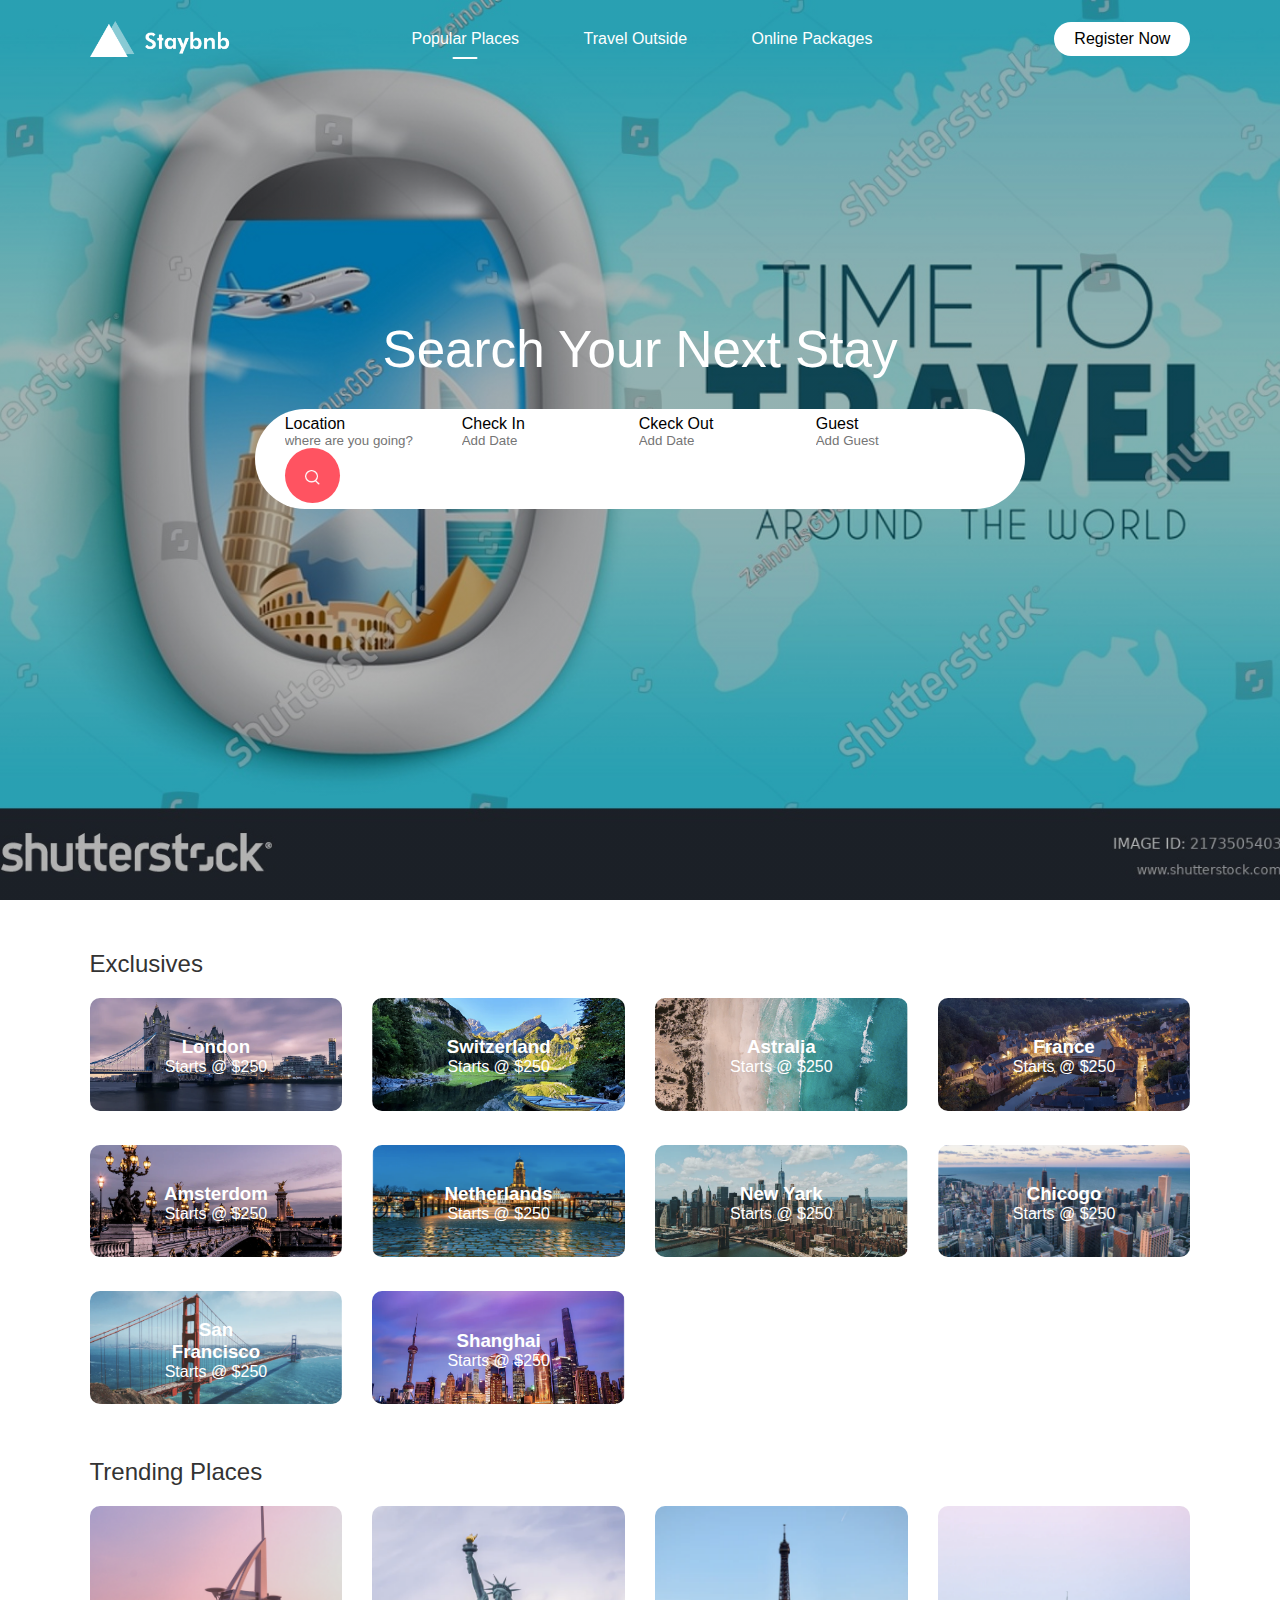
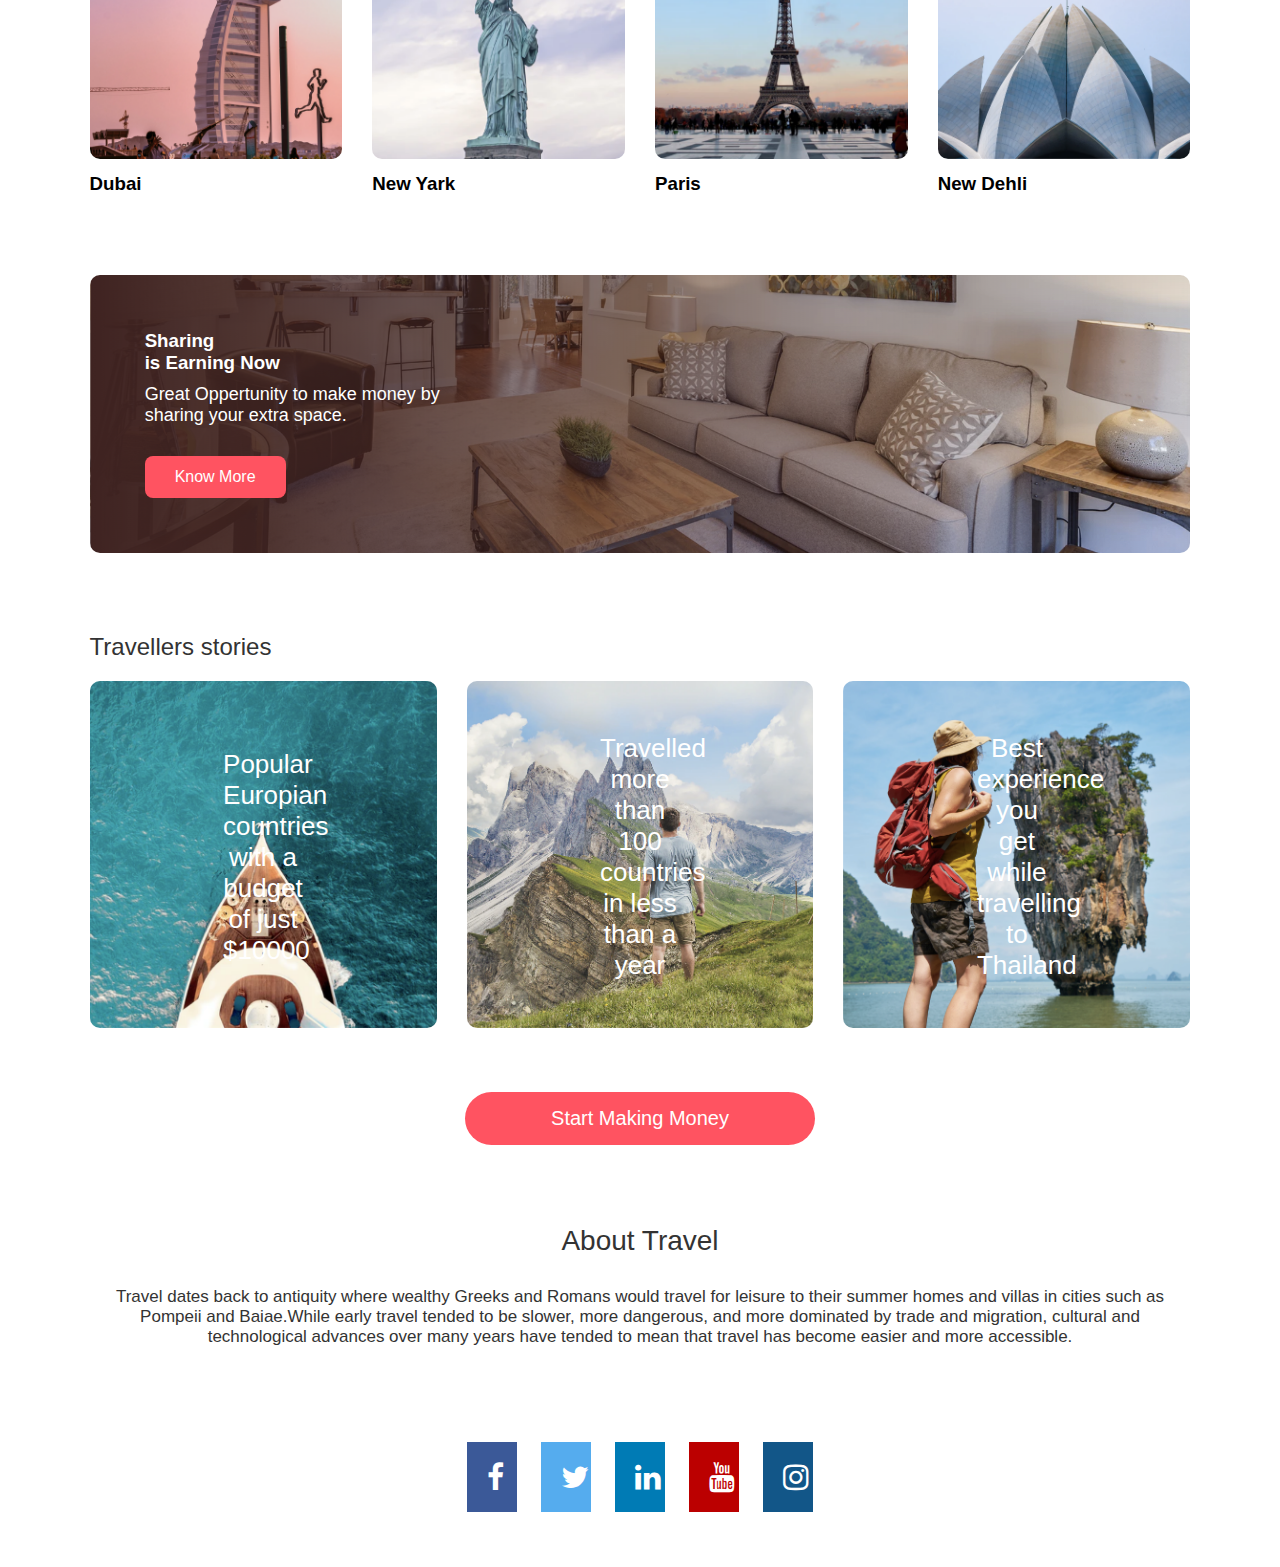
<file: index.html>
<!DOCTYPE html>
<html>
    <head>
        <meta name="view port" comtent="width=device-width,initial-scale=1.0">
        <link rel="stylesheet" href="https://cdnjs.cloudflare.com/ajax/libs/font-awesome/4.7.0/css/font-awesome.min.css">
        <title>
            easy to travel
        </title>
        <link rel="stylesheet" href="bbs.css">
    </head>
<body>
    <div class="header">
        <nav id="navbar">
            <img src="images/logo.png" class="logo">

            <ul class="nav-links">
                <li><a href="#" class="active">Popular Places</a></li>
                <li><a href="house.html">Travel Outside</a></li>
                <li><a href="listing.html">Online Packages</a></li>
            </ul>
            <a href="register.com" class="register-button">Register Now</a>
            <i class="fas fa-bars"></i>
        </nav>
        <div class="container">
            <h2>Search Your Next Stay</h2> 
            <div class="search-bar">
                <form>
            
                <div>
                    <label>Location</label>
                    <input type="text" placeholder="where are you going?">
                </div>
                <div>
                    <label>Check In</label>
                    <input type="text" placeholder="Add Date">
                </div>
                <div>
                    <label>Ckeck Out</label>
                    <input type="text" placeholder="Add Date">
                </div>
                <div>
                    <label>Guest</label>
                    <input type="text" placeholder="Add Guest">
                </div>   
                          
            <button type="submit"><img src="images/search.png" alt=""></button>
            </form>
            </div>
        </div>
    </div>
    <div class="container">
        <h2 class="sub-title">Exclusives</h2>
        <div class="exclusives">
        <div>
            <img src ="images/image-1.png">
            <span>
                <h3>London</h3>
                <p>Starts @ $250</p>
            </span>
        </div>
        <div>
            <img src ="images/image-2.png">
            <span>
                <h3>Switzerland</h3>
                <p>Starts @ $250</p>
            </span>
        </div>
        <div>
            <img src ="images/image-3.png">
            <span>
                <h3>Astralia</h3>
                <p>Starts @ $250</p>
            </span>
        </div>
        <div>
            <img src ="images/image-4.png">
            <span>
                <h3>France</h3>
                <p>Starts @ $250</p>
            </span>
        </div>
        <div>
            <img src ="images/image-5.png">
            <span>
                <h3>Amsterdom</h3>
                <p>Starts @ $250</p>
            </span>
        </div>
        <div>
            <img src ="images/image-6.png">
            <span>
                <h3>Netherlands</h3>
                <p>Starts @ $250</p>
            </span>
        </div>
        <div>
            <img src ="images/image-7.png">
            <span>
                <h3>New Yark</h3>
                <p>Starts @ $250</p>
            </span>
        </div>
        <div>
            <img src ="images/image-8.png">
            <span>
                <h3>Chicogo</h3>
                <p>Starts @ $250</p>
            </span>
        </div>
        <div>
            <img src ="images/image-9.png">
            <span>
                <h3>San Francisco</h3>
                <p>Starts @ $250</p>
            </span>
        </div>
        <div>
            <img src ="images/image-10.png">
            <span>
                <h3>Shanghai</h3>
                <p>Starts @ $250</p>
            </span>
        </div>
        
    </div>
    <h2 class="sub-title">Trending Places</h2>
    <div class="trending">
        <div>
            <img src="images/dubai.png">
            <h3>Dubai</h3>
        </div>
        <div>
            <img src="images/new-york.png">
            <h3>New Yark</h3>
        </div>
        <div>
            <img src="images/paris.png">
            <h3>Paris</h3>
        </div>
        <div>
            <img src="images/new-delhi.png">
            <h3>New Dehli</h3>
        </div>
    </div>
    <div class="cta">
    <h3>Sharing <br>is Earning Now</h3>
    <p>Great Oppertunity to make money by<br> sharing your extra space.</p>
    <a href="#" class="cta-btn">Know More</a>
    </div>
    <h2 class="sub-title">Travellers stories</h2>
        <div class="stories">
            <div>
                <img src="images/story-1.png">
                <p>Popular Europian countries with a budget of just $10000</p>
            </div>
            <div>
                <img src="images/story-2.png">
                <p>Travelled more than 100 countries in less than a year</p>

            </div>
            <div>
                <img src="images/story-3.png">
                <p>Best experience you get while travelling to Thailand</p>
            </div>

        </div>
        <a href="#" class="start-btn">Start Making Money</a>
    <div class="about-msg">
        <h2>About Travel</h2>
        <p>Travel dates back to antiquity where wealthy Greeks and Romans would travel for leisure to their
             summer homes and villas in cities such as Pompeii and Baiae.While early travel tended to be
              slower, more dangerous, and more dominated by trade and migration, cultural and technological 
            advances over many years have tended to mean that travel has become easier and more accessible.

        </p>

    </div>
 <div class="footer">
        <a href="#" class="fa fa-facebook"></a>
        <a href="#" class="fa fa-twitter"></a>
        <a href="#" class="fa fa-linkedin"></a>
        <a href="#" class="fa fa-youtube"></a>
        <a href="#" class="fa fa-instagram"></a>
    </div>
     
</div>

    
    </div>
</div> 
<script>
    var navbar=document.getElementById("navbar");
    function togglebtn(){
        navbar.classList.toggle("hidemenu")
    }
</script>
</body>
</html>
</file>
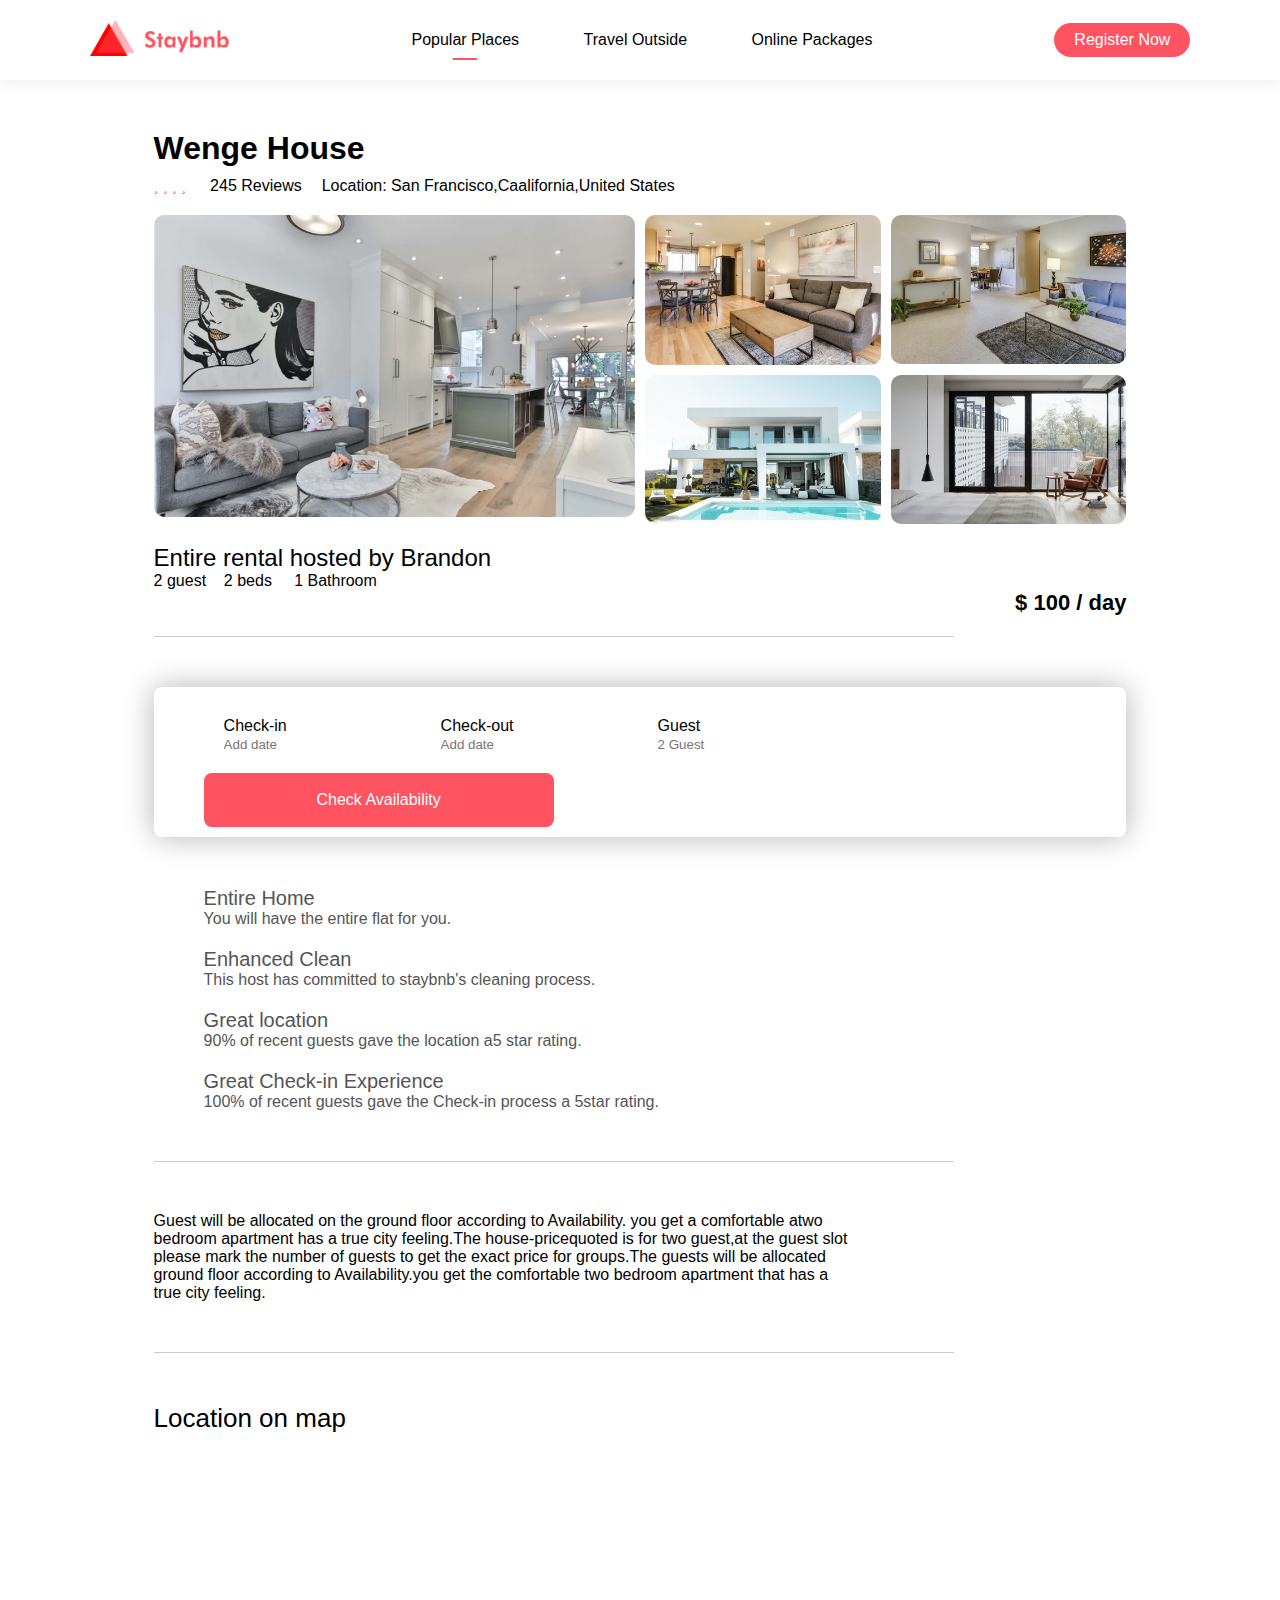
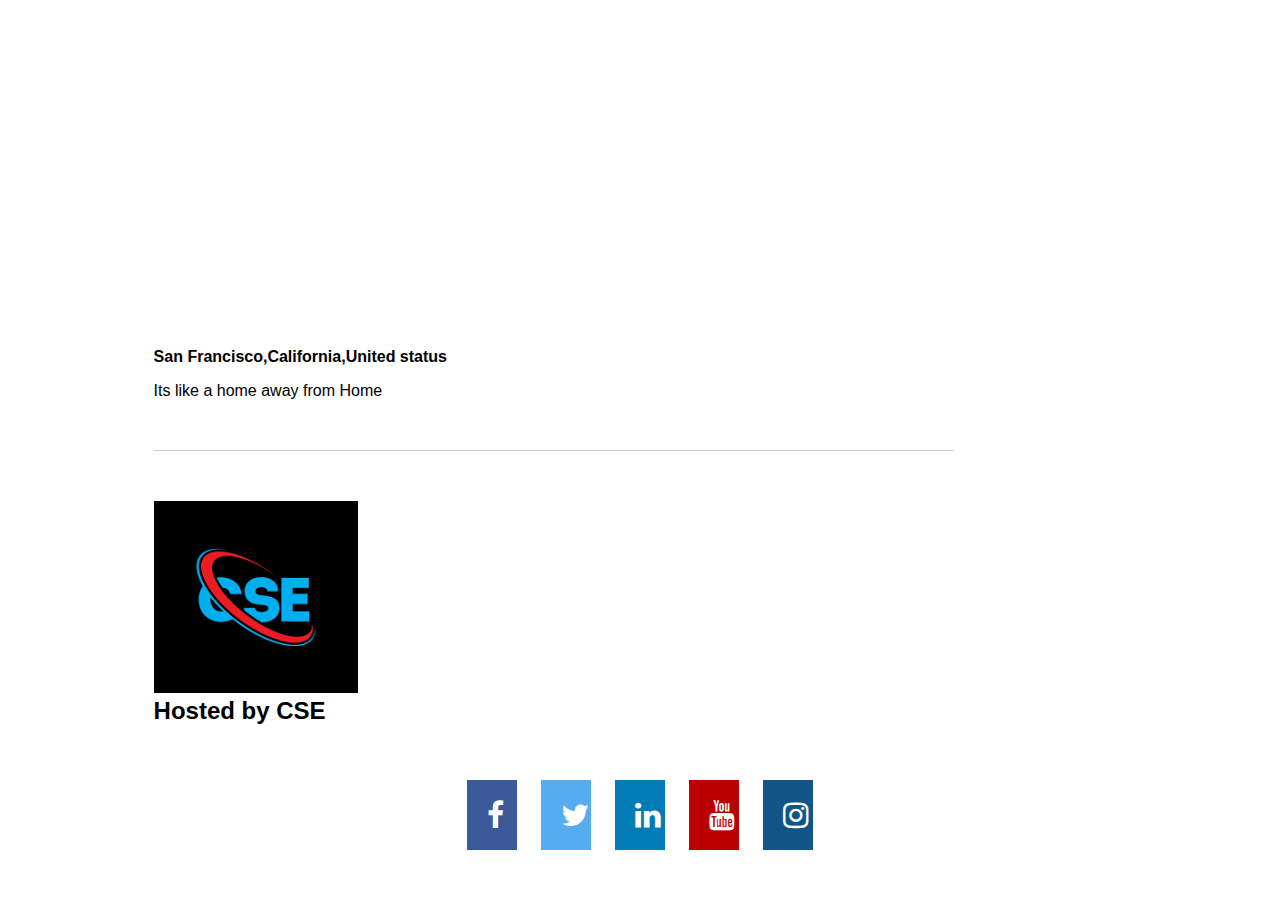
<file: house.html>
<!DOCTYPE html>
<html>
    <head>
        <meta name="view port" comtent="width=device-width,initial-scale=1.0">
        <link rel="stylesheet" href="https://cdnjs.cloudflare.com/ajax/libs/font-awesome/4.7.0/css/font-awesome.min.css">
        <title>
            house details page
        </title>
        <link rel="stylesheet" href="bbs.css">
    </head>
    <body>
        <nav id="navbar" class="navbar-white">
            <a href="index.html">
            <img src="images/logo-red.png" class="logo">
        </a>
            <ul class="nav-links">
                <li><a href="#" class="active">Popular Places</a></li>
                <li><a href="#">Travel Outside</a></li>
                <li><a href="listing.html">Online Packages</a></li>
            </ul>
            <a href="#" class="register-button">Register Now</a>
            <i class="fas fa-bars" onclick="togglebtn()"></i>
        </nav>
        <div class="house-details">
            <div class="house-title">
                <h1>Wenge House</h1>
                <div class="row">
                    <div>
                        <i class="fas fa-star"></i>
                        <i class="fas fa-star"></i>
                        <i class="fas fa-star"></i>
                        <i class="fas fa-star-half-alt"></i>
                        <i class="far fa-star"></i>
                        <span>
                            245 Reviews
                        </span>
                    </div>
                    <div>
                    <p>Location: San Francisco,Caalifornia,United States</p>
                </div>
            </div>
        </div>
        <div class="gallary">
            <div class="gallary-img-1"><img src="images/house-1.png"></div>
            <div><img src="images/house-2.png"></div>
            <div><img src="images/house-3.png"></div>
            <div><img src="images/house-4.png"></div>
            <div><img src="images/house-5.png"></div>
        </div>
        <div class="small-details">
            <h2>Entire rental hosted by Brandon</h2>
            <p>2 guest &nbsp;&nbsp; 2 beds &nbsp; &nbsp; 1 Bathroom</p>
            <h4>$ 100 / day</h4>
        </div>
        <hr class="line">
        <form class="check-form">
            <div>
                <label>Check-in</label>
                <input type="text" placeholder="Add date">
            </div>
            <div>
                <label>Check-out</label>
                <input type="text" placeholder="Add date">
            </div>
            <div class="guest-field">
                <label>Guest</label>
                <input type="text" placeholder="2 Guest">
            </div>
            <button type="submit">Check Availability</button>

        </form>
        <ul class="details-list">
            <li>Entire Home
                <span>
                    You will have the entire flat for you.
                </span>
            </li>
            <li>Enhanced Clean
                <span>
                    This host has committed to staybnb's cleaning process.
                </span>
            </li>
            <li>Great location
                <span>
                    90% of recent guests gave the location a5 star rating.
                </span>
            </li>
            <li>Great Check-in Experience
                <span>
                    100% of recent guests gave the Check-in process a 5star rating.
                </span>
            </li>
            
            
        </ul>
        <hr class="line">
        <p class="home-desc">Guest will be allocated on the ground floor according to Availability.
            you get a comfortable atwo bedroom apartment has a true city feeling.The house-pricequoted is for
             two guest,at the guest slot please mark the number
            of guests to get the exact price for groups.The guests will be
             allocated ground floor according to Availability.you get the comfortable two bedroom apartment that has a true city feeling.</p>
        <hr class="line">
        <div class="map">
            <h3>Location on map</h3>
            <iframe src="https://www.google.com/maps/embed?pb=!1m18!1m12!1m3!1d100940.18159941067!2d-122.
            52000122104131!3d37.757671314889485!2m3!1f0!2f0!3f0!3m2!1i1024!2i768!4f13.1!3m3!1m2!
            1s0x80859a6d00690021%3A0x4a501367f076adff!2sSan%20Francisco%2C%20CA%2C%20USA!5e0!3m2!1sen!2sin!4v1709464622387!5m2!1sen!2sin" 
            width="600" height="450" 
            style="border:0;" allowfullscreen="" loading="lazy" referrerpolicy="no-referrer-when-downgrade"></iframe>
            <b>San Francisco,California,United status</b>
            <p>Its like a home away from Home</p>
        </div>
        <hr class="line">
        <div class="host">
            <img src="images/cse.png">
            <div>
                <h2>
                    Hosted by CSE
                </h2>
            </div>
        </div>
        <div class="footer">
            <a href="#" class="fa fa-facebook"></a>
            <a href="#" class="fa fa-twitter"></a>
            <a href="#" class="fa fa-linkedin"></a>
            <a href="#" class="fa fa-youtube"></a>
            <a href="#" class="fa fa-instagram"></a>
        </div>
         
        </div>
    </body>
</html>
</file>
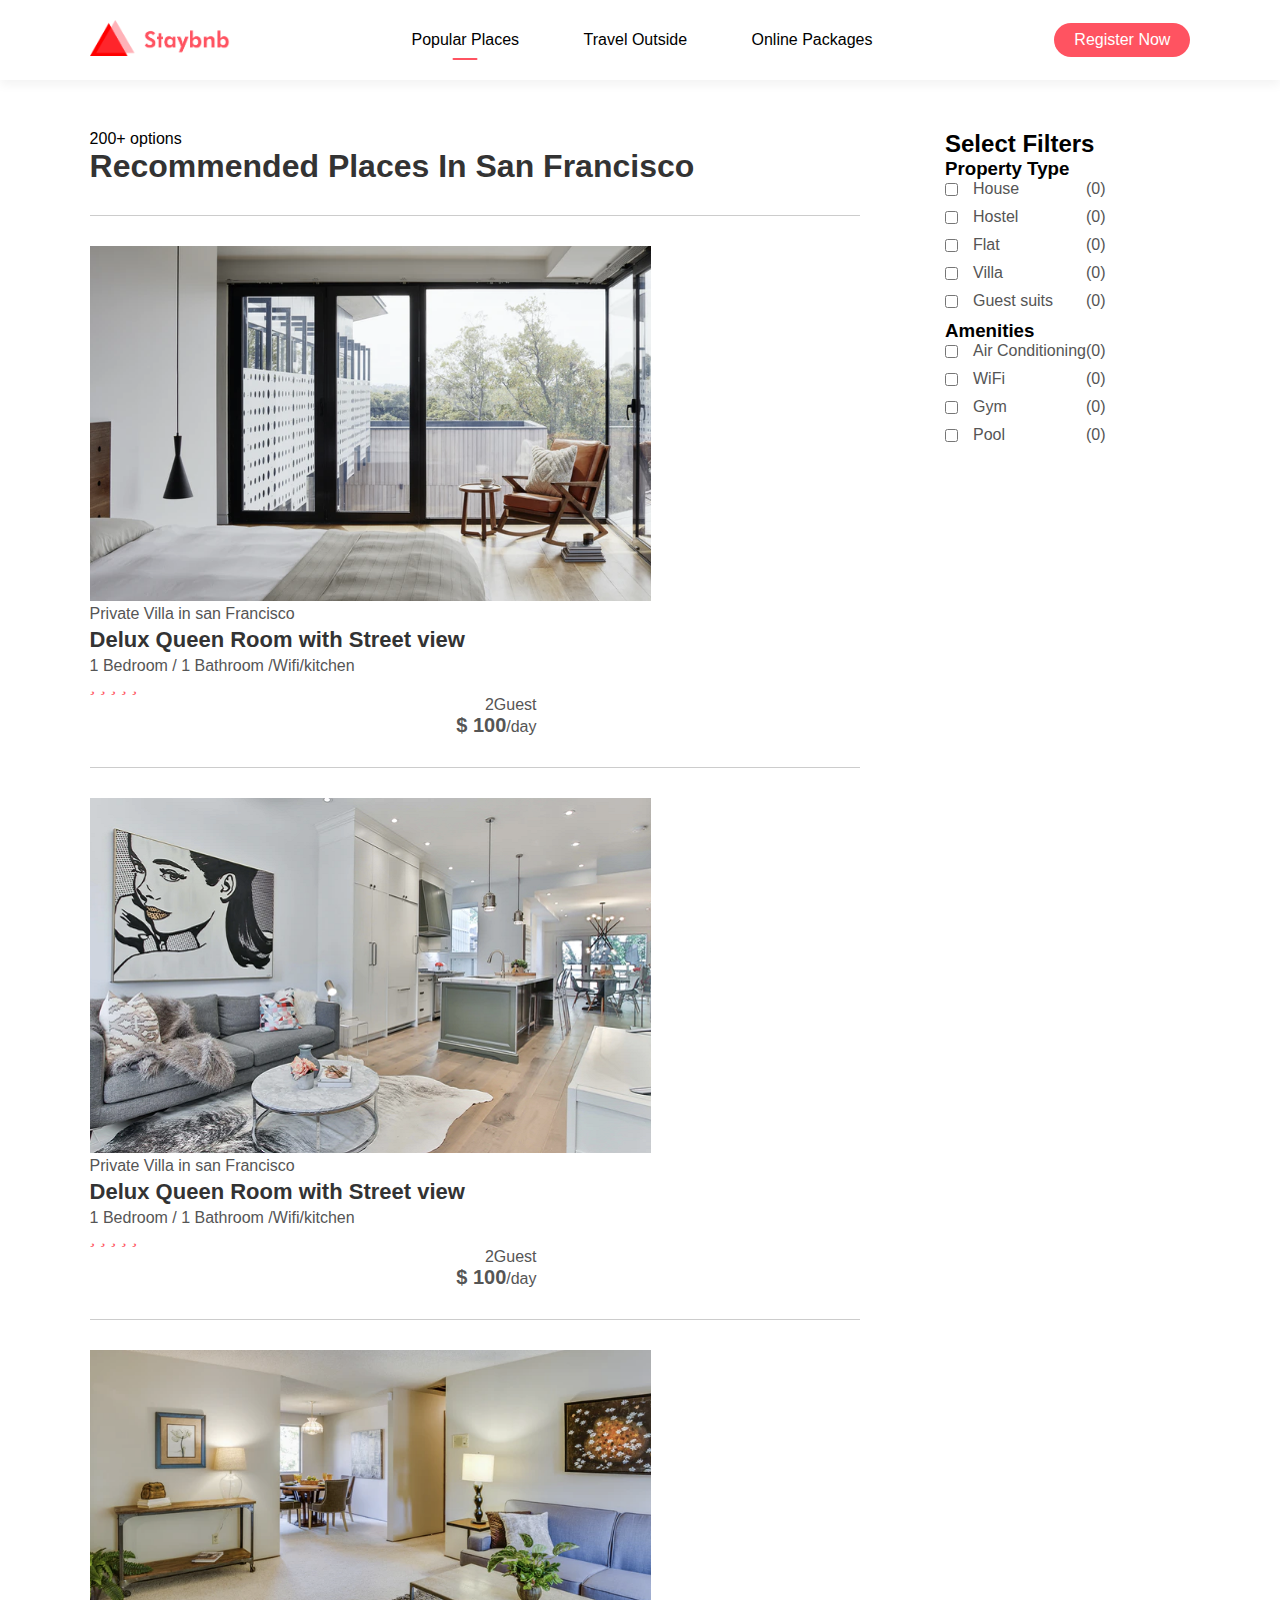
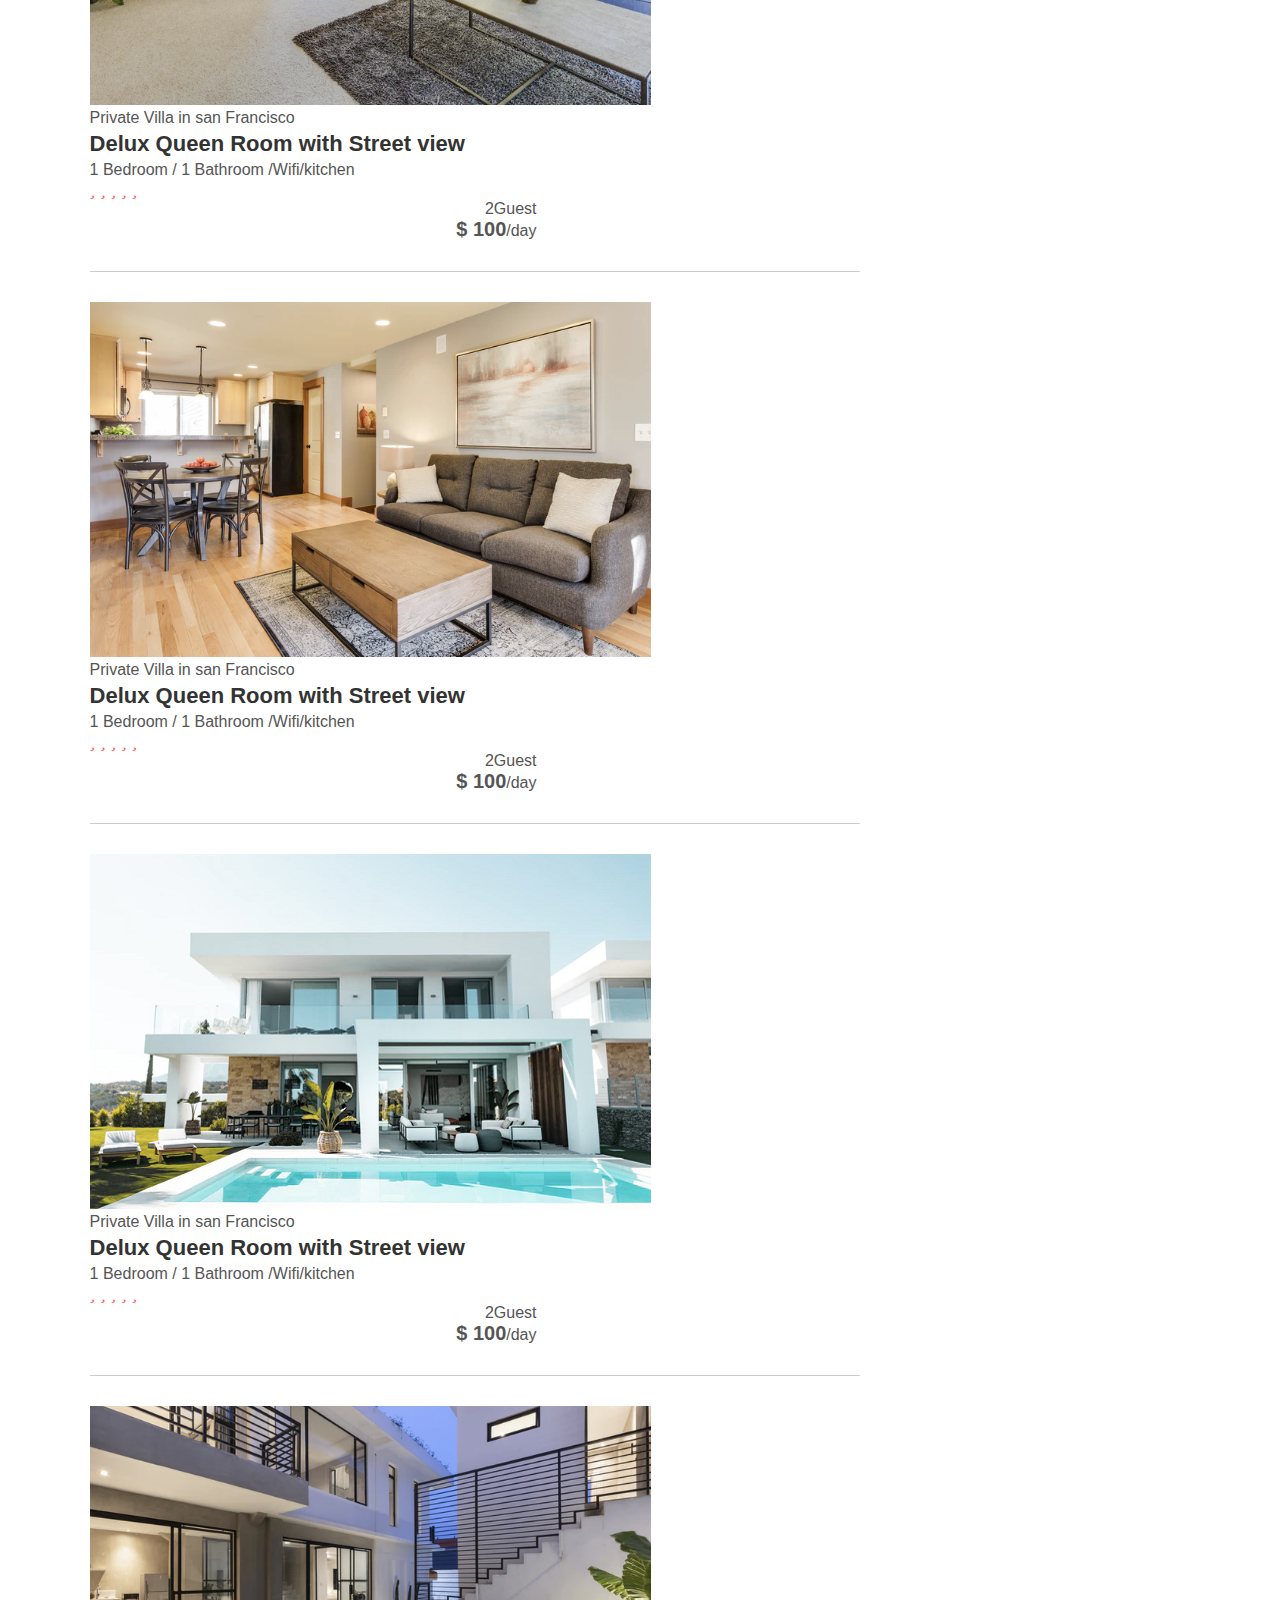
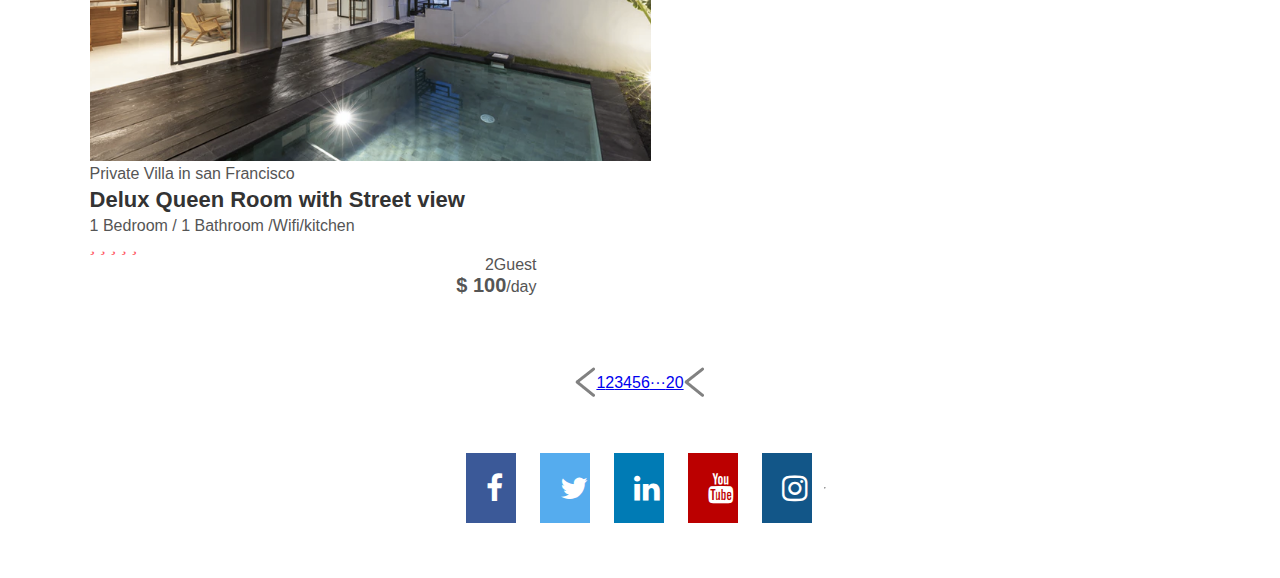
<file: listing.html>
<!DOCTYPE html>
<html>
    <head>
        <meta name="view port" comtent="width=device-width,initial-scale=1.0">
        <link rel="stylesheet" href="https://cdnjs.cloudflare.com/ajax/libs/font-awesome/4.7.0/css/font-awesome.min.css">
        <title>
            Staybnb- easy to travel
        </title>
        <link rel="stylesheet" href="bbs.css">
    </head>
    <body>
        <nav id="navbar" class="navbar-white">
            <a href="index.html">
            <img src="images/logo-red.png" class="logo"></a>
            <ul class="nav-links">
                <li><a href="#" class="active">Popular Places</a></li>
                <li><a href="#">Travel Outside</a></li>
                <li><a href="house.html">Online Packages</a></li>
            </ul>
            <a href="#" class="register-button">Register Now</a>
            <i class="fas fa-bars" onclick="togglebtn()"></i>
        </nav>


        
        <div class="container">

            <div class="list-container">
                <div class="left-col">
                    <p>200+ options</p>
                    <h1>Recommended Places In San Francisco</h1>
                    <div class="house">
                        <div class="house-img">
                            <img src="images/image-s1.png">
                        </div>

                        <div class="house-info">
                            <p>
                                Private Villa in san Francisco
                            </p>
                            <h3>Delux Queen Room with Street view</h3>
                            <p>1 Bedroom / 1 Bathroom /Wifi/kitchen</p>
                            <i class="fa-solid fa-star"></i>
                            <i class="fa-light fa-star"></i>
                            <i class="fa-light fa-star"></i>
                            <i class="fa-light fa-star"></i>
                            <i class="fa-regular fa-star-sharp-half-stroke"></i>
                            <i class="far fa-star"></i>
                            <div class="house-price">
                                <p>2Guest</p>
                                <h4>$ 100<span>/day</span></h4>
                            </div>
                        </div>
                    </div>
                    <div class="house">
                        <div class="house-img">
                            <img src="images/image-s2.png">
                        </div>

                        <div class="house-info">
                            <p>
                                Private Villa in san Francisco
                            </p>
                            <h3>Delux Queen Room with Street view</h3>
                            <p>1 Bedroom / 1 Bathroom /Wifi/kitchen</p>
                            <i class="fa-solid fa-star"></i>
                            <i class="fa-light fa-star"></i>
                            <i class="fa-light fa-star"></i>
                            <i class="fa-light fa-star"></i>
                            <i class="fa-regular fa-star-sharp-half-stroke"></i>
                            <i class="far fa-star"></i>
                            <div class="house-price">
                                <p>2Guest</p>
                                <h4>$ 100<span>/day</span></h4>
                            </div>
                        </div>
                    </div>
                    <div class="house">
                        <div class="house-img">
                            <img src="images/image-s3.png">
                        </div>

                        <div class="house-info">
                            <p>
                                Private Villa in san Francisco
                            </p>
                            <h3>Delux Queen Room with Street view</h3>
                            <p>1 Bedroom / 1 Bathroom /Wifi/kitchen</p>
                            <i class="fa-solid fa-star"></i>
                            <i class="fa-light fa-star"></i>
                            <i class="fa-light fa-star"></i>
                            <i class="fa-light fa-star"></i>
                            <i class="fa-regular fa-star-sharp-half-stroke"></i>
                            <i class="far fa-star"></i>
                            <div class="house-price">
                                <p>2Guest</p>
                                <h4>$ 100<span>/day</span></h4>
                            </div>
                        </div>
                    </div>
                    <div class="house">
                        <div class="house-img">
                            <img src="images/image-s4.png">
                        </div>

                        <div class="house-info">
                            <p>
                                Private Villa in san Francisco
                            </p>
                            <h3>Delux Queen Room with Street view</h3>
                            <p>1 Bedroom / 1 Bathroom /Wifi/kitchen</p>
                            <i class="fa-solid fa-star"></i>
                            <i class="fa-light fa-star"></i>
                            <i class="fa-light fa-star"></i>
                            <i class="fa-light fa-star"></i>
                            <i class="fa-regular fa-star-sharp-half-stroke"></i>
                            <i class="far fa-star"></i>
                            <div class="house-price">
                                <p>2Guest</p>
                                <h4>$ 100<span>/day</span></h4>
                            </div>
                        </div>
                    </div>
                    <div class="house">
                        <div class="house-img">
                            <img src="images/image-s5.png">
                        </div>

                        <div class="house-info">
                            <p>
                                Private Villa in san Francisco
                            </p>
                            <h3>Delux Queen Room with Street view</h3>
                            <p>1 Bedroom / 1 Bathroom /Wifi/kitchen</p>
                            <i class="fa-solid fa-star"></i>
                            <i class="fa-light fa-star"></i>
                            <i class="fa-light fa-star"></i>
                            <i class="fa-light fa-star"></i>
                            <i class="fa-regular fa-star-sharp-half-stroke"></i>
                            <i class="far fa-star"></i>
                            <div class="house-price">
                                <p>2Guest</p>
                                <h4>$ 100<span>/day</span></h4>
                            </div>
                        </div>
                    </div>
                    <div class="house">
                        <div class="house-img">
                            <img src="images/image-s6.png">
                        </div>

                        <div class="house-info">
                            <p>
                                Private Villa in san Francisco
                            </p>
                            <h3>Delux Queen Room with Street view</h3>
                            <p>1 Bedroom / 1 Bathroom /Wifi/kitchen</p>
                            <i class="fa-solid fa-star"></i>
                            <i class="fa-light fa-star"></i>
                            <i class="fa-light fa-star"></i>
                            <i class="fa-light fa-star"></i>
                            <i class="fa-regular fa-star-sharp-half-stroke"></i>
                            <i class="far fa-star"></i>
                            <div class="house-price">
                                <p>2Guest</p>
                                <h4>$ 100<span>/day</span></h4>
                            </div>
                        </div>
                    </div>
                     
                </div>
            
                <div class="kite">
                    <h2>Select Filters</h2>
                    <h3>Property Type</h3>
                    <div class="filter">
                        <input type="checkbox"><p>House</p><span>(0)</span>
                    </div>
                    <div class="filter">
                        <input type="checkbox"><p>Hostel</p><span>(0)</span>
                    </div>
                    <div class="filter">
                        <input type="checkbox"><p>Flat</p><span>(0)</span>
                    </div>
                    <div class="filter">
                        <input type="checkbox"><p>Villa</p><span>(0)</span>
                    </div>
                    <div class="filter">
                        <input type="checkbox"><p>Guest suits</p><span>(0)</span>
                    </div>
                    <h3>Amenities</h3>
                    <div class="filter">
                        <input type="checkbox"><p>Air Conditioning</p><span>(0)</span>
                    </div>
                    <div class="filter">
                        <input type="checkbox"><p>WiFi</p><span>(0)</span>
                    </div>
                    <div class="filter">
                        <input type="checkbox"><p>Gym</p><span>(0)</span>
                    </div>
                    <div class="filter">
                        <input type="checkbox"><p>Pool</p><span>(0)</span>
                    </div>
                    <div class="sidebar-link">
                        <a href=" travel google.com"View More</a>
                    </div>
                </div>
            </div>
        </div>
          <div class="pagination">
            <img src="images/arrow.png">
            <span>1</span>
            <span>2</span>
            <span>3</span>
            <span>4</span>
            <span>5</span>
            <span>6</span>
            <span>&middot;&middot;&middot;</span>
           <span>20</span>
           <img src="images/arrow.png">
          </div>  



















        <div class="footer">
            <a href="facebook.com" class="fa fa-facebook"></a>
            <a href="twitter.com" class="fa fa-twitter"></a>
            <a href="linkedin.com" class="fa fa-linkedin"></a>
            <a href="youtube.com" class="fa fa-youtube"></a>
            <a href="instagram.com" class="fa fa-instagram"></a>
            <hr>
        </div>
        
        <script>
            var navbar=document.getElementById("navbar");
            function togglebtn(){
                navbar.classList.toggle("hidemenu")
            }
        </script>

    </body>
    </html>
</file>
<file: bbs.css>
*{
    margin:0;
    padding:0;
    box-sizing: border-box;
    font-family: 'poppins',sans-serif;

}
.header{


    min-height: 100vh;
    width: 100%;
    background-image: linear-gradient(rgba(0,0,0,0.3),rgba(0,0,0,0.3)),url(images/first.jpg);
    background-size: cover;
    background-position: center;
}
nav{
    display: flex;
    align-items: center;
    justify-content: space-between;
    padding: 20px 7%;

}
.logo{
    width: 140px;
    cursor: pointer;

}

.nav-links li{
    list-style: none;
display: inline-block;
margin: 10px 30px;
}
.nav-links li a{
    text-decoration: none;
    color: #fff;
}
.register-button{
    background-color: #fff;
    color: #000;
    padding: 8px 20px;
    border-radius: 20px;
    text-decoration: none;
    font-size: 16px;
}
.container{
    padding: 0 7%;
}
.header h2{
    font-size: 4vw;
    font-weight: 500;
    color:#fff;
    text-align: center;
    padding-top: 22%;
}
.search-bar{
    background-color: #fff;
    width: 70%;
    margin: 30px auto;
    padding: 6px 10px 6px 30px;
    border-radius: 50px;
}
.search-bar form{
    display:flex;
    align-items: center;
    flex-wrap: wrap;
}
.search-bar form input{
    display: block;
    border: 0;
    outline: none;
    background: transparent;

}
.search-bar form button{
    background: #ff5361;
    width:55px;
    height:55px;
    border-radius: 50%;
    border: 0;
    outline: none;
    cursor: pointer;
}
.search-bar form button img{
    width:15px;
    margin-top:7px;
}
/*------exclusives---------*/
.sub-title{
    margin: 50px 0 20px;
    font-style: 2,2vw;
    font-weight: 500;
    color: #333;
}
.exclusives{
    display: grid;
    grid-template-columns: repeat(auto-fit,minmax(200px,1fr));
    grid-gap: 30px;
}
.exclusives div img{
    width:100%;
    border-radius: 10px;
}
.exclusives div{
    position: relative;
}
.exclusives div span{
    position:absolute;
    top:50%;
    left:50%;
    transform: translate(-50%,-50%);
    text-align: center;
    color: #fff;
}
/*------------trending places------------*/
.trending {
    display: grid;
    grid-template-columns: repeat(auto-fit,minmax(200px,1fr));
    grid-gap: 30px;
    margin-bottom: 30px;
}
.trending div img{
    width: 100%;
    border-radius: 10px;
}
.trending h3{
    font-weight: 600;
    margin-top: 10px;
}
/*-------call to action---*/
.cta{
    margin: 80px 0;
    background-image: linear-gradient(to right,#3f2321,transparent),url(images/banner-2.png);
    background-size: cover;
    background-position: center;
    border-radius: 10px;
    padding: 5%;
    color: #fff;
}
cta h3{
    font-size: 10vw;
    line-height: 5.3vw;
    font-weight: 500;
}
.cta p{
    font-size: 18px;
    margin: 10px 0;
}
.cta-btn{
    background:#ff5361;
    color:#fff;
    text-decoration: none;
    padding: 12px 30px;
    border-radius: 8px;
    margin-top: 20px;
    display: inline-block;

}
/*-------travellers stories-----*/
.stories{
    display: grid;
    grid-template-columns: repeat(auto-fit,minmax(200px,1fr));
    grid-gap: 30px;
    margin-bottom: 30px;
}
.stories div img{
    width: 100%;
    border-radius: 10px;
}
.stories div{
    position: relative;
    text-align: center;

    
}
.stories p{
    width: 80px;
    position: absolute;
    top:50%;
    left:50%;
    transform: translate(-50%,-50%);
    color: #fff;
    font-size: 26px;
    
}
.start-btn{
    text-decoration: none;
    background: #ff5361;
    color: #fff;
    width: 80%;
    max-width: 350px;
    display:block;
    text-align: center;
    margin: 60px auto;
    padding: 15px;
    border-radius: 30px;
    font-size: 20px;
}
/*-----about-msg-----*/
.about-msg{
    text-align: center;
    margin: 80px 0;
     color: #333;
     font-size: 17px;
}
.about-msg h2{
    font-size: 28px;
    margin-bottom: 30px;
    font-weight: 500;
}
.fa {
    padding: 20px;
    font-size: 30px;
    width: 50px;
    text-align: center;
    text-decoration: none;
    margin: 15px 12px;
  }
  .fa:hover {
    opacity: 0.7;
}

.fa-facebook {
  background: #3B5998;
  color: white;
  align-self:center;
}
.fa-youtube {
    background: #bb0000;
    color: white;
  }
  .fa-twitter {
    background: #55ACEE;
    color: white;
  }
  .fa-linkedin {
    background: #007bb5;
    color: white;
  }
  .fa-instagram {
    background: #125688;
    color: white;
  }
  .footer {
   
    display: flex;
    align-items: center;
    justify-content: center;
    margin: 40px 0;
  }
  .active{
    position: relative;

  }
  .active::after{
    content: '';
    background: #fff;
    width: 25px;
    height: 2px;
    position: absolute;
    left: 50%;
    transform: translateX(-50%);
    bottom: -12px;
    border-radius: 2px;

  }
  nav .fa-bars{
    display: none;
  }
  /*----for small screeen---*/
  @media only screen and (max-width:700px){
    .logo{
        position: fixed;
        top: 4%;
        left:7%;

    }
    .nav{
        position: fixed;
        top: 0;
        z-index: 100;
        display: inline-block;
        width: 100%;
        padding: 100px 7% 0;
        background: #000;
        text-align: right;
        max-height: 100px;
        overflow: hidden;
        transition: max-height 0.5s;
    }
    nav.nav-links li{
        margin: 10px 0;
        display: block;
    }
    .register-button{
        margin: 15px 0 30px;
        display: inline-block;
    }
    nav .fa-bars{
        display: block;
        position: fixed;
        top: 4%;
        right: 7%;
        color: #fff;
        font-size: 28px;
    }
    .active::after{
       
        left: -40px;
        transform: translate(0,50%);
        bottom: 50%;
        
    
      }
      .hidemenu{
        max-height: 300px;
      }
      .header h1{
        padding-top: 200px;
        font-size: 7vw;
      }
      .search-bar{
        width: 90%;
        margin: 30px auto;
        padding:20px 10px 30px;
        border-radius: 5px;
        position: relative;
      }
      .search-bar form{
        display: block;
      }
      .search-bar input{
        border-bottom: 1px solid #ddd;
        width: 100%;
        margin-bottom: 20px;
        margin-top:10px;
        padding-bottom: 10px;
      }
      .search-bar form button{
        position: absolute;
        bottom: 0;
        left:50%;
        transform: translate(-50%,50%);

      }
      .sub-title{
        font-size: 6vw;

      }
      .cta{
        padding: 15% 5%;

      }
      .cta h3{
        font-size: 7vw;
        line-height: 8vw;

      }
      .cta p{
        font-size: 14px;

      }
      .cta-btn{
        padding: 6px 15px;
        border-radius: 4px;
        margin-top: 10px;
        font-size: 14px;
      }
      .stories p{
        font-size: 22px;

      }
      .about-msg{
        font-size: 15px;
      }
  }
  /*----listing page------*/
  .navbar-white{
    background: #fff;
    box-shadow: 0 5px 10px rgba(0,0,0,0.05);
  }
  .navbar-white .nav-links li a{
    color: #000;

  }
  .navbar-white .register-button{
    background: #ff5361;
    color: #fff;
  }
  nav .navbar-white .fa-bars{
    color: #000;
  }
  .navbar-white .active::after{
    background: #ff5361;
  }
  .list-container{
    margin-top: 50px;
    display: flex;
    flex-wrap: wrap;
    justify-content: space-between;
  }
  .left-col{
    flex-basis: 70%;

  }
  .right-col{
    flex-basis: 70%;
  }
  .left-col h1{
    color:#333;
    font-weight: 600;
    margin-bottom: 30px;
  }
  .house{
    display: flex;
    justify-content: space-between;
    flex-wrap: wrap;
    padding: 30px 0;
    border-top: 1px solid #ccc;
  }
  .house-img{
    flex-basis: 40%;
  }
  .house-info{
    flex-basis: 58%;
    color: #555;
  }
  .house-info img{
    width: 100%;
    border-radius: 12px;
  }
  .house-info h3{
    font-weight: 600;
    color: #333;
    font-size: 22px;
    margin: 4px 0;
  }
  .house-info i{
    color: #ff5361;
    font-size: 18px;
  }
  .house-price{
    text-align: right;
  }
  .house-price h4{
    font-size:20px;
  }
  .house-price h4 span{
    font-size: 16px;
    font-weight: 500;


  }
  .sidebar{

  border: 1px solid #999;
  padding: 20px 30px;
  margin-top: 30px;
  
  }
  .sidebar h2{
    font-weight: 500;
    text-align: center;
  }
  .sidebar h3{
    font-weight: 500;
    margin: 20px 0 10px;

  }
  .filter{
    display:flex;
    align-items: center;
    color: #555;
    margin-bottom: 10px;
  }
  .filter p{
   flex:1;

  }
  .filter input{
    margin-right: 15px;
    cursor: pointer;
  }
  .kite{
    border: #555;
    box-sizing: border-box;
    
  }
  .pagination{
    display: flex;
    align-items: center;
    justify-content: center;
    margin: 40px 0;
  }
  


  /*-------house details------*/
  .house-details{
    padding: 0 12%;
  }
  .house-title{
    margin-top: 50px;
  }
  .house-title h1{
    font-weight: 600;
  }
  .row{
    display:flex ;
    flex-wrap: wrap;
    align-items: center;
    margin: 10px 0;

  }
  .house-title span{
    margin: 0 20px;

  }
  .house-title i{
    color: #ff5361;
    font-size: 14px;
  }
  .gallary{
    display: grid;
    grid-gap: 10px;
    grid-template-areas: 'first first . .'  'first first . .';
    margin:20px 0;
  }
  .gallary div img{
    width: 100%;
    display: block;
    border-radius: 10px;
  }
  .gallary-img-1{
    grid-area: first;
  }
  .small-details h2{
    font-weight: 500;

  }
  .small-details h4{
    text-align: right;
    font-size: 22px;
  }
  .line{
    border: 0;
    height: 1px;
    background: #ccc;
    width: 100%;
    max-width: 800px;
    margin: 20px 0 50px;
  }
  .check-form{
    margin: 30px 0;
    background: #fff;
    box-shadow: 0 0 30px rgba(0,0,0,0.3);
    border-radius: 8px;
    display: flex;
    flex-wrap: wrap;
    align-items: center;
    padding: 10px 50px;
  }
  .check-form label{
    display: block;
  }
  .check-form div{
    padding: 20px;
  }
  .check-form input{
    background: transparent;
    border: 0;
    outline: none;
  }
  .check-form button{
    background: #ff5361;
    border: 0;
    outline: none;
    color: #fff;
    padding: 18px;
    width: 350px;
    border-radius: 8px;
    font-size: 16px;

  }
  .guest-field{
    flex: 1;
  }
  .details-list{
    list-style: none;
    margin: 50px 0;

  }
  .details-list li{
    margin-left: 50px;
    font-size: 20px;
    font-weight: 500;
    margin-bottom: 20px;
    color: #555;
  }
  .details-list li span{
    display: block;
    font-weight: 400;
    font-size: 16px;
  }
  .details-list li span i{
    position: absolute;
    top:5px;
    left: -40px;

  }
  .home-desc{
    max-width: 700px;
    margin-bottom: 50px;
  }
  .map{
    margin: 50px 0;

  }
  .map iframe{
    width:100%;
    margin-bottom: 30px;
  }
  .map h3{
    font-size: 26px;
    font-weight: 500;
    margin-bottom: 30px;
  }
  .map b{
    display: block;
    margin-bottom: 16px;
  }


  /*----media query for house---*/
  @media only screen and (max-width:700px)
  {
    .house-details{
      margin-top: 150px;

    }
    .row p{
      margin-top: 10px;
    }
    .gallary{
      grid-template-areas: 'first first' '. .' '. .';
    }
    .small-details h2{
      font-size: 20px;
      margin-top: 24px;
    }
    .small-details h4{
      text-align: left;
      margin: 10px 0;
      font-size: 18px;
    }
    .check-form{
      padding: 10px 30px;
    }
    .check-form div{
      padding: 20px 0;
      width: 100%;
    }
    .check-form input{
      border-bottom:1px solid #ccc;
      width: 100%;
      padding-bottom: 5px;
    }
    .check-form button{
      font-size: 14px;
      margin-top: 10px;
      margin-bottom: 15px;
      border-radius: 4px;
    }
    .host{
      display: block;
      line-height: 28px;
    }
    contact-host{
      margin: 40px 0;
    }
  }
  .form1{
    display: flex;
  justify-content: center;
  
  }
</file>
